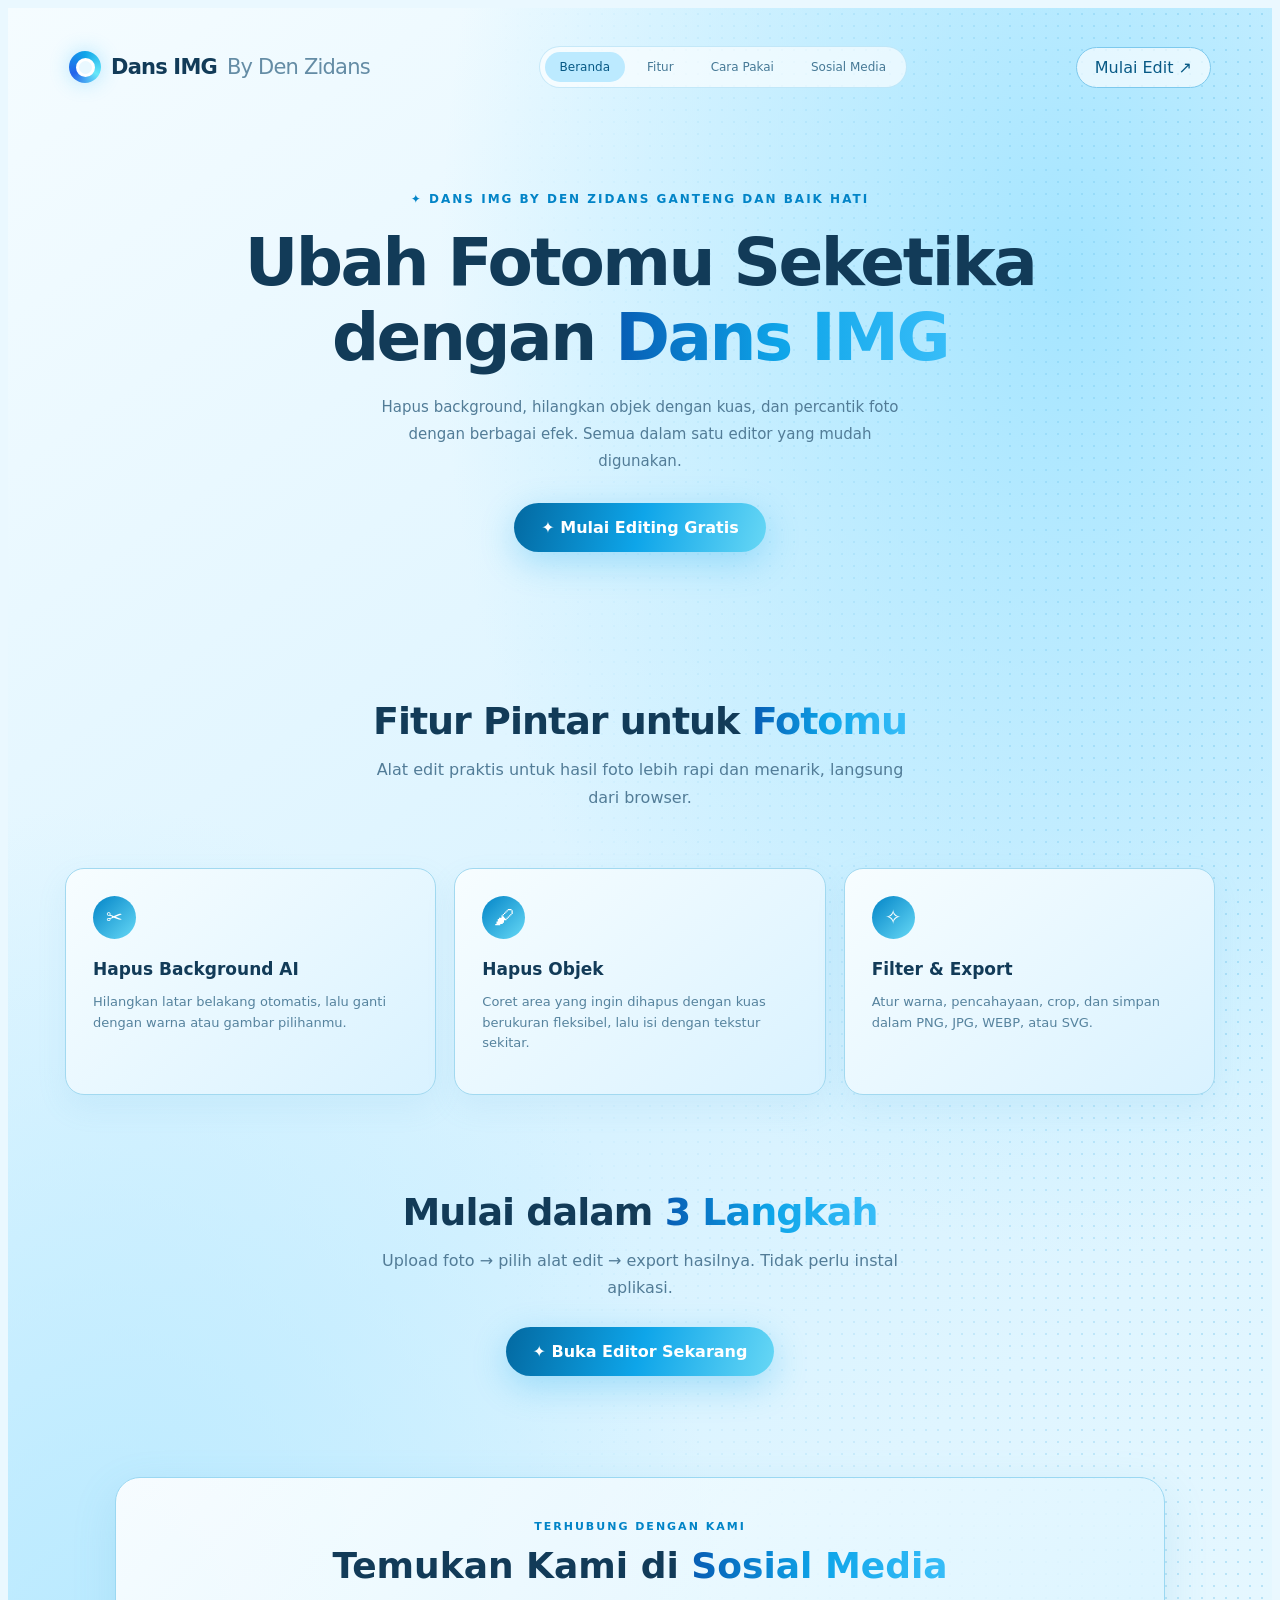
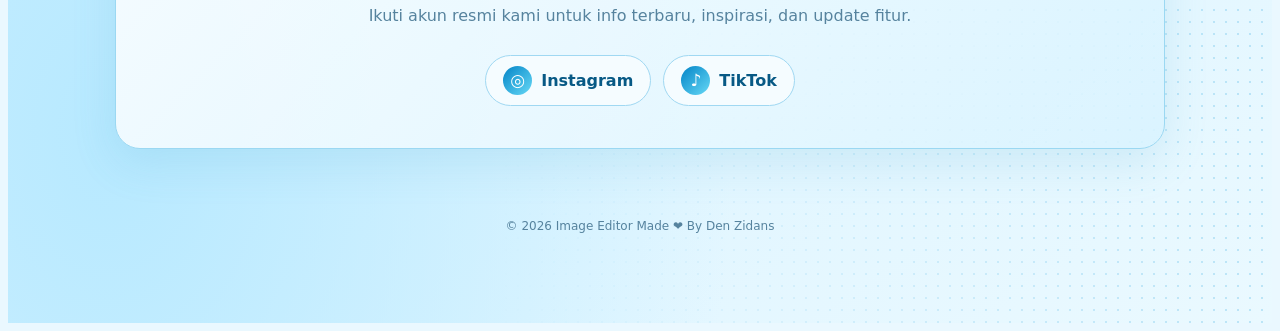
<file: index.html>
<!doctype html>
<html lang="id">
<head><meta charset="utf-8"><meta name="viewport" content="width=device-width,initial-scale=1">
<title>Beranda | Dans IMG</title>
<link rel="stylesheet" href="home.css">
<link rel="icon" type="image/png" href="image/icon.png">
</head>
<body>

<div id="homePage"><div class="home-shell">
<nav class="home-nav"><div class="home-logo"><span class="home-logo-mark"></span> Dans IMG <span style="font-weight:400;color:#a9a0bc">By Den Zidans</span></div><div class="home-links"><a href="index.html">Beranda</a><a href="#fitur">Fitur</a><a href="#cara-pakai">Cara Pakai</a><a href="#sosial-media">Sosial Media</a></div><a class="home-outline" href="editor.html">Mulai Edit ↗</a></nav>
<section class="home-hero"><div class="home-eyebrow">✦ Dans IMG By Den Zidans Ganteng dan baik hati</div><h1>Ubah Fotomu Seketika<br>dengan <span class="home-gradient-text">Dans IMG</span></h1><p>Hapus background, hilangkan objek dengan kuas, dan percantik foto dengan berbagai efek. Semua dalam satu editor yang mudah digunakan.</p><a class="home-cta" href="editor.html">✦ Mulai Editing Gratis</a></section>

<section class="home-section" id="fitur"><h2>Fitur Pintar untuk <span class="home-gradient-text">Fotomu</span></h2><p>Alat edit praktis untuk hasil foto lebih rapi dan menarik, langsung dari browser.</p></section>
<div class="home-features"><article class="home-feature"><div class="home-feature-icon">✂</div><h3>Hapus Background AI</h3><p>Hilangkan latar belakang otomatis, lalu ganti dengan warna atau gambar pilihanmu.</p></article><article class="home-feature"><div class="home-feature-icon">🖌</div><h3>Hapus Objek</h3><p>Coret area yang ingin dihapus dengan kuas berukuran fleksibel, lalu isi dengan tekstur sekitar.</p></article><article class="home-feature"><div class="home-feature-icon">✧</div><h3>Filter & Export</h3><p>Atur warna, pencahayaan, crop, dan simpan dalam PNG, JPG, WEBP, atau SVG.</p></article></div>
<section class="home-section" id="cara-pakai"><h2>Mulai dalam <span class="home-gradient-text">3 Langkah</span></h2><p>Upload foto → pilih alat edit → export hasilnya. Tidak perlu instal aplikasi.</p><div style="margin-top:25px"><a class="home-cta" href="editor.html">✦ Buka Editor Sekarang</a></div></section>

<section class="home-social-section" id="sosial-media" aria-labelledby="socialTitle">
  <div class="home-social-eyebrow">TERHUBUNG DENGAN KAMI</div>
  <h2 id="socialTitle">Temukan Kami di <span class="home-gradient-text">Sosial Media</span></h2>
  <p>Ikuti akun resmi kami untuk info terbaru, inspirasi, dan update fitur.</p>
  <div class="home-social-list" id="socialList"></div>
  <p class="home-social-empty" id="socialEmpty">Link sosial media belum ditambahkan.</p>
</section>
<footer class="home-bottom">© 2026 Image Editor Made ❤️ By Den Zidans</footer>
</div></div>

<script>
// ISI LINK SOSIAL MEDIA DI SINI. Kosongkan ('') untuk menyembunyikan platform.
const SOCIAL_LINKS = {
  instagram: 'https://instagram.com/den.zidans', // contoh: 'https://www.instagram.com/username/'
  tiktok: 'https://www.tiktok.com/@jidandadann',    // contoh: 'https://www.tiktok.com/@username'
  youtube: '',   // contoh: 'https://www.youtube.com/@channel'
  facebook: '',  // contoh: 'https://www.facebook.com/username'
  whatsapp: '',  // contoh: 'https://wa.me/6281234567890'
  telegram: '',  // contoh: 'https://t.me/username'
  x: ''          // contoh: 'https://x.com/username'
};
const SOCIAL_LABELS = {instagram:'Instagram',tiktok:'TikTok',youtube:'YouTube',facebook:'Facebook',whatsapp:'WhatsApp',telegram:'Telegram',x:'X / Twitter'};
const SOCIAL_SYMBOLS = {instagram:'◎',tiktok:'♪',youtube:'▶',facebook:'f',whatsapp:'✆',telegram:'➤',x:'𝕏'};
const socialList = document.getElementById('socialList');
let count = 0;
for (const [key, raw] of Object.entries(SOCIAL_LINKS)) {
  const value = raw.trim();
  if (!value) continue;
  try {
    const url = new URL(value);
    if (!['https:', 'http:'].includes(url.protocol)) continue;
    const a = document.createElement('a');
    a.className = 'home-social-link home-social-' + key;
    a.href = url.href;
    a.target = '_blank';
    a.rel = 'noopener noreferrer';
    const symbol = document.createElement('span');
    symbol.className = 'home-social-symbol';
    symbol.textContent = SOCIAL_SYMBOLS[key];
    const name = document.createElement('span');
    name.textContent = SOCIAL_LABELS[key];
    a.append(symbol, name);
    socialList.appendChild(a);
    count++;
  } catch (err) { console.warn('Link sosial media tidak valid:', key); }
}
document.getElementById('socialEmpty').hidden = count > 0;
</script>
</body></html>
</file>
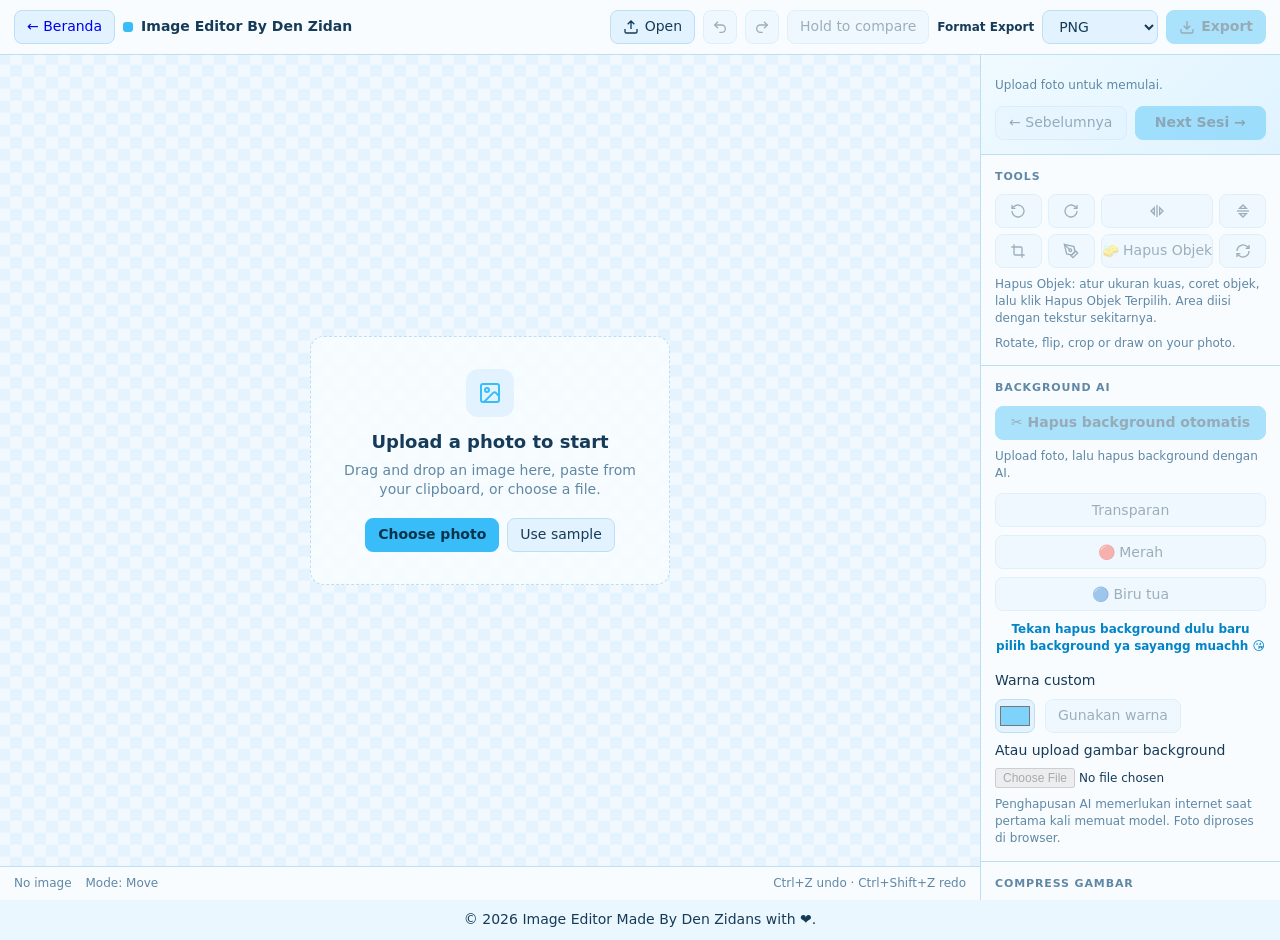
<file: editor.html>
<!doctype html>
<html lang="id">
<head><meta charset="utf-8"><meta name="viewport" content="width=device-width,initial-scale=1">
<title>Editor Foto | Den Zidan Studio</title>
<link rel="stylesheet" href="editor.css">
<link rel="icon" type="image/png" href="image/icon.png">
</head>
<body>
<div class="app" id="app">
  <header><a class="btn" href="index.html" style="text-decoration:none">← Beranda</a>
    <div class="brand"><span class="brand-dot" aria-hidden="true"></span>Image Editor By Den Zidan</div>
    <button class="btn" id="openBtn" type="button">
      <svg viewBox="0 0 24 24" fill="none" stroke="currentColor" stroke-width="2" aria-hidden="true"><path d="M21 15v4a2 2 0 0 1-2 2H5a2 2 0 0 1-2-2v-4M17 8l-5-5-5 5M12 3v12"/></svg>
      Open
    </button>
    <button class="btn icon" id="undoBtn" type="button" aria-label="Undo" title="Undo (Ctrl+Z)" disabled>
      <svg viewBox="0 0 24 24" fill="none" stroke="currentColor" stroke-width="2" aria-hidden="true"><path d="M9 14 4 9l5-5"/><path d="M4 9h10.5a5.5 5.5 0 0 1 0 11H11"/></svg>
    </button>
    <button class="btn icon" id="redoBtn" type="button" aria-label="Redo" title="Redo (Ctrl+Shift+Z)" disabled>
      <svg viewBox="0 0 24 24" fill="none" stroke="currentColor" stroke-width="2" aria-hidden="true"><path d="m15 14 5-5-5-5"/><path d="M20 9H9.5a5.5 5.5 0 0 0 0 11H13"/></svg>
    </button>
    <button class="btn" id="compareBtn" type="button" title="Hold to see the image without adjustments" disabled>Hold to compare</button>
    <label for="exportFormat" style="font-size:12px;font-weight:600">Format Export</label>
    <select id="exportFormat" class="btn" aria-label="Pilih format export">
      <option value="png">PNG</option>
      <option value="jpeg">JPG / JPEG</option>
      <option value="webp">WEBP</option>
      <option value="svg">SVG</option>
    </select>
    <label for="exportQuality" id="exportQualityLabel" style="display:none;font-size:12px">Kualitas <span id="exportQualityValue">92%</span></label>
    <input type="range" id="exportQuality" min="10" max="100" value="92" step="1" style="display:none;width:95px" aria-label="Kualitas export" />
    <button class="btn primary" id="downloadBtn" type="button" disabled>
      <svg viewBox="0 0 24 24" fill="none" stroke="currentColor" stroke-width="2" aria-hidden="true"><path d="M21 15v4a2 2 0 0 1-2 2H5a2 2 0 0 1-2-2v-4M7 10l5 5 5-5M12 15V3"/></svg>
      Export
    </button>
    <input type="file" id="fileInput" accept="image/*" class="sr-only" tabindex="-1" aria-hidden="true" />
  </header>

  <main>
    <div class="stage-wrap">
      <div class="stage" id="stage">
        <div class="empty">
          <div class="empty-icon" aria-hidden="true">
            <svg width="24" height="24" viewBox="0 0 24 24" fill="none" stroke="currentColor" stroke-width="2"><rect x="3" y="3" width="18" height="18" rx="2"/><circle cx="9" cy="9" r="2"/><path d="m21 15-3.1-3.1a2 2 0 0 0-2.8 0L6 21"/></svg>
          </div>
          <h2>Upload a photo to start</h2>
          <p>Drag and drop an image here, paste from your clipboard, or choose a file.</p>
          <div class="row">
            <button class="btn primary" id="emptyOpenBtn" type="button">Choose photo</button>
            <button class="btn" id="sampleBtn" type="button">Use sample</button>
          </div>
        </div>
        <canvas id="canvas" aria-label="Image being edited"></canvas>
      </div>
      <div class="statusbar" aria-live="polite">
        <span id="dims">No image</span>
        <span id="modeLabel">Mode: Move</span>
        <span class="spacer"></span>
        <span>Ctrl+Z undo · Ctrl+Shift+Z redo</span>
      </div>
    </div>

    <aside aria-label="Editing controls">
      <section class="session-panel" id="sessionPanel">
        <p class="hint" id="sessionHint" role="status">Mulai dengan upload foto, ya sayangg 💙</p>
        <div class="session-actions" style="margin-top:12px">
          <button class="btn" id="prevSessionBtn" type="button" disabled>← Sebelumnya</button>
          <button class="btn primary" id="nextSessionBtn" type="button">Next Sesi →</button>
        </div>
      </section>
      <section>
        <h3>Tools</h3>
        <div class="tools">
          <button class="btn icon" data-action="rotL" type="button" aria-label="Rotate left" title="Rotate left" disabled>
            <svg viewBox="0 0 24 24" fill="none" stroke="currentColor" stroke-width="2" aria-hidden="true"><path d="M3 12a9 9 0 1 0 3-6.7L3 8"/><path d="M3 3v5h5"/></svg>
          </button>
          <button class="btn icon" data-action="rotR" type="button" aria-label="Rotate right" title="Rotate right" disabled>
            <svg viewBox="0 0 24 24" fill="none" stroke="currentColor" stroke-width="2" aria-hidden="true"><path d="M21 12a9 9 0 1 1-3-6.7L21 8"/><path d="M21 3v5h-5"/></svg>
          </button>
          <button class="btn icon" data-action="flipH" type="button" aria-label="Flip horizontal" title="Flip horizontal" disabled>
            <svg viewBox="0 0 24 24" fill="none" stroke="currentColor" stroke-width="2" aria-hidden="true"><path d="M12 3v18"/><path d="M8 7 3 12l5 5V7z"/><path d="m16 7 5 5-5 5V7z"/></svg>
          </button>
          <button class="btn icon" data-action="flipV" type="button" aria-label="Flip vertical" title="Flip vertical" disabled>
            <svg viewBox="0 0 24 24" fill="none" stroke="currentColor" stroke-width="2" aria-hidden="true"><path d="M3 12h18"/><path d="M7 8l5-5 5 5H7z"/><path d="m7 16 5 5 5-5H7z"/></svg>
          </button>
          <button class="btn icon" id="cropBtn" type="button" aria-label="Crop" title="Crop" aria-pressed="false" disabled>
            <svg viewBox="0 0 24 24" fill="none" stroke="currentColor" stroke-width="2" aria-hidden="true"><path d="M6 2v14a2 2 0 0 0 2 2h14"/><path d="M18 22V8a2 2 0 0 0-2-2H2"/></svg>
          </button>
          <button class="btn icon" id="drawBtn" type="button" aria-label="Draw" title="Draw" aria-pressed="false" disabled>
            <svg viewBox="0 0 24 24" fill="none" stroke="currentColor" stroke-width="2" aria-hidden="true"><path d="M12 19l7-7 3 3-7 7-3-3z"/><path d="M18 13l-1.5-7.5L2 2l3.5 14.5L13 18l5-5z"/><path d="M2 2l7.6 7.6"/><circle cx="11" cy="11" r="2"/></svg>
          </button>
          <button class="btn" id="fillBtn" type="button" aria-label="Hapus objek" title="Coret objek menggunakan kuas lalu hapus dengan pengisian tekstur sekitar" aria-pressed="false" disabled>🧽 Hapus Objek</button>
          <button class="btn icon" id="resetBtn" type="button" aria-label="Reset all edits" title="Reset all edits" disabled>
            <svg viewBox="0 0 24 24" fill="none" stroke="currentColor" stroke-width="2" aria-hidden="true"><path d="M3 12a9 9 0 0 1 15-6.7L21 8"/><path d="M21 3v5h-5"/><path d="M21 12a9 9 0 0 1-15 6.7L3 16"/><path d="M3 21v-5h5"/></svg>
          </button>
        </div>
        <div class="crop-actions">
          <button class="btn" id="cropCancel" type="button">Cancel</button>
          <button class="btn primary" id="cropApply" type="button">Apply crop</button>
        </div>
        <div class="fill-actions"><button class="btn" id="fillCancel" type="button">Bersihkan Coretan</button><button class="btn primary" id="fillApply" type="button" disabled>Hapus Objek Terpilih</button></div>
        <p class="hint" id="fillStatus" role="status">Hapus Objek: atur ukuran kuas, coret objek, lalu klik Hapus Objek Terpilih. Area diisi dengan tekstur sekitarnya.</p>
        <p class="hint" id="toolHint">Rotate, flip, crop or draw on your photo.</p>
      </section>

      <section class="panel-draw">
        <h3>Kuas Gambar / Penghapus</h3>
        <p class="hint" id="brushHint">Atur ukuran kuas untuk menggambar atau menandai objek yang akan dihapus.</p>
        <div class="brush-row">
          <label class="sr-only" for="brushColor">Brush color</label>
          <input type="color" id="brushColor" value="#38bdf8" />
          <div style="flex:1">
            <div class="slider-head"><label for="brushSize">Size</label><output id="brushSizeOut">24px</output></div>
            <input type="range" id="brushSize" min="1" max="200" value="24" />
          </div>
        </div>
      </section>

      <section>
        <h3>Background AI</h3>
        <button class="btn primary" id="removeBgBtn" type="button" disabled style="width:100%">✂ Hapus background otomatis</button>
        <p class="hint" id="bgStatus" role="status">Upload foto, lalu hapus background dengan AI.</p>
        <div class="bg-options" id="bgOptions">
          <button type="button" class="btn bg-choice" data-bg="transparent">Transparan</button>
          <button type="button" class="btn bg-choice" data-bg="red">🔴 Merah</button>
          <button type="button" class="btn bg-choice" data-bg="birutua">🔵 Biru tua</button>
          <p class="hint" style="text-align:center;color:#0284c7;font-weight:600;margin:2px 0 8px">Tekan hapus background dulu baru pilih background ya sayangg muachh 😘</p>
          <label for="customBgColor">Warna custom</label>
          <div class="brush-row"><input type="color" id="customBgColor" value="#7dd3fc"><button type="button" class="btn" id="applyCustomBg">Gunakan warna</button></div>
          <label for="bgImageInput">Atau upload gambar background</label>
          <input type="file" id="bgImageInput" accept="image/*" style="width:100%;font-size:12px" />
        </div>
        <p class="hint">Penghapusan AI memerlukan internet saat pertama kali memuat model. Foto diproses di browser.</p>
      </section>

      <section id="compressPanel" class="compress-panel">
        <h3>Compress Gambar</h3>
        <p class="hint">Perkecil ukuran file tanpa mengubah hasil edit. Kompresi hanya diterapkan pada file yang diunduh.</p>
        <label for="compressFormat">Format kompresi</label>
        <select id="compressFormat" class="compress-input">
          <option value="webp">WEBP (disarankan)</option>
          <option value="jpeg">JPG / JPEG</option>
          <option value="png">PNG (lossless / transparansi)</option>
          <option value="svg">SVG (gambar raster dalam SVG)</option>
        </select>
        <label for="compressQuality" id="compressQualityLabel">Kualitas maksimal: <output id="compressQualityValue">90%</output></label>
        <input type="range" id="compressQuality" min="45" max="100" value="90" step="1" />
        <p class="hint" id="compressFormatHint">WEBP umumnya paling efisien untuk foto dan mendukung transparansi.</p>
        <label for="compressScale">Resolusi output</label>
        <select id="compressScale" class="compress-input"><option value="1">100% (ukuran asli)</option><option value="0.85">85%</option><option value="0.7">70%</option><option value="0.5">50%</option></select>
        <label style="display:flex;align-items:center;gap:8px;font-weight:normal"><input id="compressAutoResize" type="checkbox" /> Kurangi resolusi otomatis jika target KB belum tercapai</label>
        <label for="compressTarget">Target ukuran file (KB, opsional)</label>
        <input type="number" id="compressTarget" class="compress-input" min="10" max="100000" placeholder="Contoh: 500" />
        <button class="btn primary" id="compressBtn" type="button" disabled style="width:100%;margin-top:10px">Compress & Download</button>
        <p class="hint" id="compressStatus" role="status" aria-live="polite">Upload foto untuk mulai kompresi.</p>
      </section>
      <section>
        <h3>Presets</h3>
        <div class="presets" id="presets"></div>
      </section>

      <section>
        <h3>Adjust</h3>
        <div id="sliders"></div>
      </section>
    </aside>
  </main>
</div>
<div id="editorFooter" style="text-align: center; padding: 10px;">
  &copy; 2026 Image Editor Made By Den Zidans with ❤️.
</div>
<script src="editor.js"></script>

</body></html>
</file>
<file: home.css>
body{background:#070413;color:#fff}

#homePage{display:none;font-family:Inter,system-ui,-apple-system,sans-serif;color:#f8f6ff;min-height:100vh;background:radial-gradient(ellipse at 83% 15%,#5a123e 0%,transparent 38%),radial-gradient(ellipse at 8% 90%,#43112d 0%,transparent 35%),#080515;overflow:hidden;position:relative}
#homePage{display:block}
#homePage:before{content:"";position:absolute;inset:0;pointer-events:none;opacity:.25;background-image:radial-gradient(#e7a4d4 1px,transparent 1px);background-size:12px 12px;mask-image:linear-gradient(90deg,transparent 38%,black 100%)}
.home-shell{position:relative;z-index:1;max-width:1150px;margin:auto;padding:26px 28px 70px}
.home-nav{display:flex;align-items:center;justify-content:space-between;gap:16px;padding:12px 4px}
.home-logo{font-size:21px;font-weight:800;letter-spacing:-.8px;display:flex;align-items:center;gap:10px}.home-logo-mark{display:inline-grid;place-items:center;width:32px;height:32px;border-radius:50%;background:conic-gradient(#ff5c70,#ba0bd8,#7036ff,#ff5c70);box-shadow:0 0 20px #f632b355}.home-logo-mark:after{content:"";width:13px;height:13px;background:#090617;border:3px solid white;border-radius:50%}
.home-links{display:flex;gap:7px;align-items:center;border:1px solid #ffffff19;border-radius:30px;background:#ffffff0a;padding:5px}.home-links a{color:#b9b4cc;text-decoration:none;font-size:12px;padding:8px 15px;border-radius:20px}.home-links a:hover,.home-links a:first-child{background:#ffffff13;color:white}
.home-outline{background:#ffffff0b;color:white;border:1px solid #ffffff36;border-radius:22px;padding:10px 18px;cursor:pointer}
.home-hero{text-align:center;padding:92px 0 52px}.home-eyebrow{color:#dba3d5;font-size:12px;letter-spacing:2px;text-transform:uppercase;font-weight:700}.home-hero h1{font-size:clamp(36px,5.5vw,66px);line-height:1.14;letter-spacing:-2.5px;margin:19px auto;max-width:840px;font-weight:800}.home-gradient-text{background:linear-gradient(90deg,#a82af4,#ff387e,#ff7b5d);-webkit-background-clip:text;background-clip:text;color:transparent}.home-hero p{color:#b9b3c9;font-size:15px;max-width:550px;margin:0 auto 28px;line-height:1.8}.home-cta{display:inline-flex;align-items:center;gap:9px;border:0;border-radius:28px;background:linear-gradient(105deg,#8023e8,#d52e9d,#ff7853);color:#fff;font-weight:700;padding:15px 27px;cursor:pointer;box-shadow:0 10px 35px #bd22904a}.home-cta:hover{filter:brightness(1.12);transform:translateY(-1px)}
.home-preview{max-width:880px;margin:0 auto;padding:17px;background:linear-gradient(135deg,#191438,#100c2b);border:1px solid #6c53867a;border-radius:24px;box-shadow:0 25px 85px #0009}.home-preview-inner{display:grid;grid-template-columns:minmax(0,1fr) 82px;gap:15px}.home-main-image{height:440px;position:relative;border-radius:15px;overflow:hidden;background:#282044}.home-main-image>img{width:100%;height:100%;object-fit:cover;object-position:center 38%}.home-edit-panel{position:absolute;bottom:17px;left:5%;right:5%;border-radius:13px;border:1px solid #ffffff55;background:#77769a78;backdrop-filter:blur(18px);padding:13px 18px}.home-edit-tabs{display:flex;justify-content:space-around;font-size:11px;color:#fff;margin-bottom:13px}.home-colorbar{height:8px;border-radius:20px;background:linear-gradient(90deg,#ddd,#7a40ef,#fd3a8c,#ffbd5b,#5fe1ec);position:relative}.home-colorbar:after{content:"";position:absolute;left:53%;top:50%;width:16px;height:16px;transform:translate(-50%,-50%);background:#1a1127;border:4px solid white;border-radius:50%}.home-thumbs{display:grid;gap:10px;grid-template-rows:repeat(4,1fr);min-height:0}.home-thumbs img{width:100%;height:100%;max-height:98px;object-fit:cover;border-radius:10px;border:1px solid #ffffff55}.home-thumbs img:nth-child(2){filter:sepia(.8) hue-rotate(315deg)}.home-thumbs img:nth-child(3){filter:hue-rotate(130deg) saturate(1.4)}.home-thumbs img:nth-child(4){filter:grayscale(1)}
.home-section{text-align:center;padding:95px 0 25px}.home-section h2{font-size:clamp(26px,3vw,38px);letter-spacing:-1px;margin:0 0 13px}.home-section p{color:#aaa3bd;margin:0 auto;max-width:560px;line-height:1.7}.home-features{display:grid;grid-template-columns:repeat(3,1fr);gap:18px;margin-top:32px}.home-feature{background:linear-gradient(140deg,#221334,#110c2b);border:1px solid #6542676b;border-radius:19px;padding:27px;text-align:left;min-height:170px}.home-feature-icon{display:grid;place-items:center;width:43px;height:43px;border-radius:50%;background:linear-gradient(135deg,#8a1de4,#ff5570);font-size:20px;margin-bottom:20px}.home-feature h3{font-size:17px;margin:0 0 9px}.home-feature p{font-size:13px;color:#b2a9c1;line-height:1.6}.home-bottom{text-align:center;padding:70px 0 20px;color:#a79db8;font-size:12px}
@media(max-width:700px){.home-shell{padding:16px 16px 50px}.home-links{display:none}.home-logo{font-size:17px}.home-outline{font-size:12px;padding:9px 12px}.home-hero{padding:72px 0 36px}.home-hero h1{letter-spacing:-1.3px}.home-preview{padding:9px;border-radius:17px}.home-preview-inner{grid-template-columns:minmax(0,1fr) 46px;gap:7px}.home-main-image{height:320px}.home-thumbs{gap:5px}.home-thumbs img{max-height:72px}.home-edit-panel{padding:9px;bottom:10px}.home-edit-tabs{font-size:8px}.home-features{grid-template-columns:1fr}.home-section{padding-top:75px}}


/* Tema biru langit untuk beranda; fitur editor tetap utuh. */
body{background:#eaf8ff;color:#123b58}
#homePage{color:#123b58;background:radial-gradient(ellipse at 84% 14%,#a5e5ff 0%,transparent 42%),radial-gradient(ellipse at 8% 90%,#b7e9ff 0%,transparent 38%),linear-gradient(145deg,#f5fcff,#d7f2ff 55%,#eaf9ff)}
#homePage:before{opacity:.35;background-image:radial-gradient(#62bde8 1px,transparent 1px)}
.home-logo-mark{background:conic-gradient(#0ea5e9,#67e8f9,#2563eb,#0ea5e9);box-shadow:0 0 20px #38bdf855}
.home-logo-mark:after{background:#e9f8ff;border-color:#fff}
.home-links{border-color:#8bd0ef70;background:#ffffffa6}
.home-links a{color:#467996}
.home-links a:hover,.home-links a:first-child{background:#bceaff;color:#075985}
.home-outline{background:#ffffffa8;color:#075985;border-color:#7dc9ed}
.home-eyebrow{color:#0284c7}
.home-gradient-text{background:linear-gradient(90deg,#075db4,#0ea5e9,#38bdf8);-webkit-background-clip:text;background-clip:text;color:transparent}
.home-hero p,.home-section p{color:#527c97}
.home-cta{background:linear-gradient(105deg,#0369a1,#0ea5e9,#67d7f5);color:#fff;box-shadow:0 10px 35px #0ea5e94a}
.home-preview{background:linear-gradient(135deg,#e7f8ff,#c5eaff);border-color:#83cbed;box-shadow:0 25px 65px #3689b32e}
.home-main-image{background:#b3dff5}
.home-edit-panel{background:#d5f2ff9e;border-color:#ffffffaa}
.home-edit-tabs{color:#0c5278;font-weight:600}
.home-colorbar{background:linear-gradient(90deg,#d8f5ff,#6ac9fa,#147ac6,#4dd8ee,#e5faff)}
.home-colorbar:after{background:#075985}
.home-thumbs img{border-color:#90d7f4}
.home-feature{background:linear-gradient(140deg,#f7fdff,#d9f2ff);border-color:#a2d9f0;box-shadow:0 12px 30px #62b4db1c}
.home-feature-icon{background:linear-gradient(135deg,#0284c7,#67d9f6);color:white}
.home-feature p,.home-bottom{color:#56839e}
.home-logo span[style]{color:#648ca5!important}

.home-cta,.home-outline{text-decoration:none}.home-cta:visited{color:white}

/* Baris sosial media - tema biru langit */
.home-social-section{text-align:center;margin:76px auto 0;padding:42px 24px;max-width:1000px;border:1px solid #9bd8f2;border-radius:25px;background:linear-gradient(135deg,#ffffffdd,#d8f3ffdd);box-shadow:0 14px 44px #4aadd02a}
.home-social-eyebrow{font-size:11px;letter-spacing:2px;color:#0284c7;font-weight:800}
.home-social-section h2{font-size:clamp(25px,3vw,36px);margin:12px 0}
.home-social-section p{color:#56839e;line-height:1.7}
.home-social-list{display:flex;flex-wrap:wrap;justify-content:center;gap:12px;margin-top:26px}
.home-social-link{display:inline-flex;align-items:center;gap:9px;text-decoration:none;font-weight:700;color:#075985;background:#f5fcff;border:1px solid #a0d8f2;padding:10px 17px;border-radius:30px;transition:transform .15s,background .15s,box-shadow .15s}
.home-social-link:hover{transform:translateY(-3px);background:#d3efff;box-shadow:0 8px 20px #6fc3e655}
.home-social-link:focus-visible{outline:3px solid #0284c7;outline-offset:3px}
.home-social-symbol{display:grid;place-items:center;width:29px;height:29px;background:linear-gradient(135deg,#0284c7,#67d9f6);color:white;border-radius:50%;font-size:17px}
.home-social-empty[hidden]{display:none}
@media(max-width:700px){.home-social-section{margin-top:55px;padding:30px 15px}.home-social-link{padding:9px 13px}}
</file>
<file: editor.css>
:root {
    --bg: #eaf7ff;
    --panel: #f8fcff;
    --panel-2: #e2f3ff;
    --border: #bddff4;
    --text: #163b58;
    --muted: #6088a5;
    --accent: #38bdf8;
    --accent-ink: #07334d;
  }
  * { box-sizing: border-box; }
  html, body { margin: 0; height: 100%; }
  body {
    font-family: "Geist", system-ui, sans-serif;
    background: var(--bg);
    color: var(--text);
    font-size: 14px;
    line-height: 1.4;
  }
  button, input, select { font: inherit; color: inherit; }
  .app {
    display: grid;
    grid-template-rows: auto 1fr;
    min-height: 100vh;
  }
  header {
    display: flex;
    align-items: center;
    gap: 8px;
    padding: 10px 14px;
    border-bottom: 1px solid var(--border);
    background: var(--panel);
    flex-wrap: wrap;
  }
  .brand { font-weight: 600; margin-right: auto; display: flex; align-items: center; gap: 8px; }
  .brand-dot { width: 10px; height: 10px; border-radius: 3px; background: var(--accent); }
  .btn {
    display: inline-flex; align-items: center; justify-content: center; gap: 6px;
    height: 34px; padding: 0 12px;
    border-radius: 8px;
    border: 1px solid var(--border);
    background: var(--panel-2);
    cursor: pointer;
    white-space: nowrap;
    transition: background .15s, border-color .15s;
  }
  .btn:hover:not(:disabled) { background: #d2ecfc; }
  .btn:focus-visible, input:focus-visible { outline: 2px solid var(--accent); outline-offset: 2px; }
  .btn:disabled { opacity: .4; cursor: not-allowed; }
  .btn.primary { background: var(--accent); color: var(--accent-ink); border-color: var(--accent); font-weight: 600; }
  .btn.primary:hover:not(:disabled) { background: #7dd3fc; }
  .btn.icon { width: 34px; padding: 0; }
  .btn[aria-pressed="true"] { border-color: var(--accent); color: var(--accent); }
  .btn svg { width: 16px; height: 16px; }

  main {
    display: grid;
    grid-template-columns: 1fr;
    min-height: 0;
  }
  @media (min-width: 760px) {
    main { grid-template-columns: 1fr 300px; }
  }

  .stage-wrap { display: flex; flex-direction: column; min-height: 0; }
  .stage {
    position: relative;
    flex: 1;
    min-height: 360px;
    display: flex; align-items: center; justify-content: center;
    padding: 20px;
    background:
      repeating-conic-gradient(#e4f3fd 0% 25%, #f1f9ff 0% 50%) 50% / 24px 24px;
    overflow: hidden;
  }
  .stage.dragging::after {
    content: "Drop to open";
    position: absolute; inset: 12px;
    border: 2px dashed var(--accent);
    border-radius: 12px;
    display: flex; align-items: center; justify-content: center;
    background: rgba(226, 243, 255, .88);
    font-weight: 600; font-size: 16px;
  }
  #canvas {
    display: none;
    max-width: 100%;
    max-height: calc(100vh - 180px);
    box-shadow: 0 10px 40px rgba(35, 112, 165, .18);
    touch-action: none;
  }
  .has-image #canvas { display: block; }
  .has-image .empty { display: none; }
  .mode-draw #canvas, .mode-crop #canvas, .mode-fill #canvas { cursor: crosshair; }

  .empty {
    text-align: center;
    max-width: 360px;
    padding: 32px 24px;
    border: 1px dashed var(--border);
    border-radius: 14px;
    background: rgba(248, 252, 255, .92);
  }
  .empty h2 { margin: 12px 0 6px; font-size: 18px; }
  .empty p { margin: 0 0 18px; color: var(--muted); }
  .empty .row { display: flex; gap: 8px; justify-content: center; flex-wrap: wrap; }
  .empty-icon {
    width: 48px; height: 48px; margin: 0 auto;
    border-radius: 12px; background: var(--panel-2);
    display: flex; align-items: center; justify-content: center; color: var(--accent);
  }

  .statusbar {
    display: flex; gap: 14px; align-items: center; flex-wrap: wrap;
    padding: 8px 14px;
    border-top: 1px solid var(--border);
    background: var(--panel);
    color: var(--muted);
    font-size: 12px;
  }
  .statusbar .spacer { flex: 1; }

  aside {
    border-left: 1px solid var(--border);
    background: var(--panel);
    overflow-y: auto;
    max-height: calc(100vh - 55px);
  }
  @media (max-width: 759px) {
    aside { border-left: 0; border-top: 1px solid var(--border); max-height: none; }
  }
  section { padding: 14px; border-bottom: 1px solid var(--border); }
  section h3 {
    margin: 0 0 10px;
    font-size: 11px; letter-spacing: .08em; text-transform: uppercase;
    color: var(--muted); font-weight: 600;
  }
  .tools { display: grid; grid-template-columns: repeat(4, 1fr); gap: 6px; }
  .tools .btn { width: 100%; padding: 0; }

  .slider { margin-bottom: 12px; }
  .slider:last-child { margin-bottom: 0; }
  .slider-head { display: flex; justify-content: space-between; margin-bottom: 4px; }
  .slider-head output { color: var(--muted); font-variant-numeric: tabular-nums; font-size: 12px; }
  input[type="range"] { width: 100%; accent-color: var(--accent); margin: 0; }

  .presets { display: grid; grid-template-columns: repeat(3, 1fr); gap: 8px; }
  .preset {
    border: 1px solid var(--border); border-radius: 8px; padding: 4px;
    background: var(--panel-2); cursor: pointer; text-align: center; font-size: 12px;
  }
  .preset:hover:not(:disabled) { border-color: #7cc8ef; }
  .preset:disabled { opacity: .4; cursor: not-allowed; }
  .preset canvas, .preset .ph {
    display: block; width: 100%; aspect-ratio: 1; border-radius: 5px; margin-bottom: 4px;
    background: #d2ecfc; object-fit: cover;
  }

  .brush-row { display: flex; gap: 10px; align-items: center; }
  input[type="color"] {
    width: 40px; height: 34px; padding: 2px; border-radius: 8px;
    border: 1px solid var(--border); background: var(--panel-2); cursor: pointer;
  }
  .hint { color: var(--muted); font-size: 12px; margin: 8px 0 0; }
  .crop-actions { display: none; gap: 6px; margin-top: 10px; }
  .mode-crop .crop-actions { display: flex; }
  .mode-fill .fill-actions { display:flex; }
  .fill-actions { display:none; gap:6px; margin-top:10px; }
  .fill-actions .btn { flex:1; }
  .crop-actions .btn { flex: 1; }
  .panel-draw { display: none; }
  .mode-draw .panel-draw, .mode-fill .panel-draw { display: block; }

  .bg-options { display:grid; gap:8px; margin-top:12px; }
  .bg-choice { width:100%; }
  .bg-choice[aria-pressed="true"] { border-color:var(--accent); box-shadow:0 0 0 1px var(--accent); }
  .session-panel { background:linear-gradient(135deg,#f0faff,#dff3ff); border-bottom:1px solid var(--border); }
  .session-steps { display:flex; flex-wrap:wrap; gap:6px; margin:10px 0; }
  .session-step { font-size:11px; padding:6px 8px; border-radius:20px; background:#fff; border:1px solid var(--border); color:var(--muted); }
  .session-step.active { background:#38bdf8; color:#07334d; border-color:#38bdf8; font-weight:700; }
  .session-actions { display:flex; gap:8px; }
  .session-actions .btn { flex:1; }
  .sr-only { position: absolute; width: 1px; height: 1px; padding: 0; margin: -1px; overflow: hidden; clip: rect(0,0,0,0); border: 0; }

.compress-panel label {display:block;font-size:12px;font-weight:600;margin:12px 0 5px}
.compress-input {width:100%;padding:9px;border:1px solid var(--border);border-radius:8px;background:var(--panel-2);color:var(--text)}
.compress-panel input[type=range] {width:100%}
</file>
